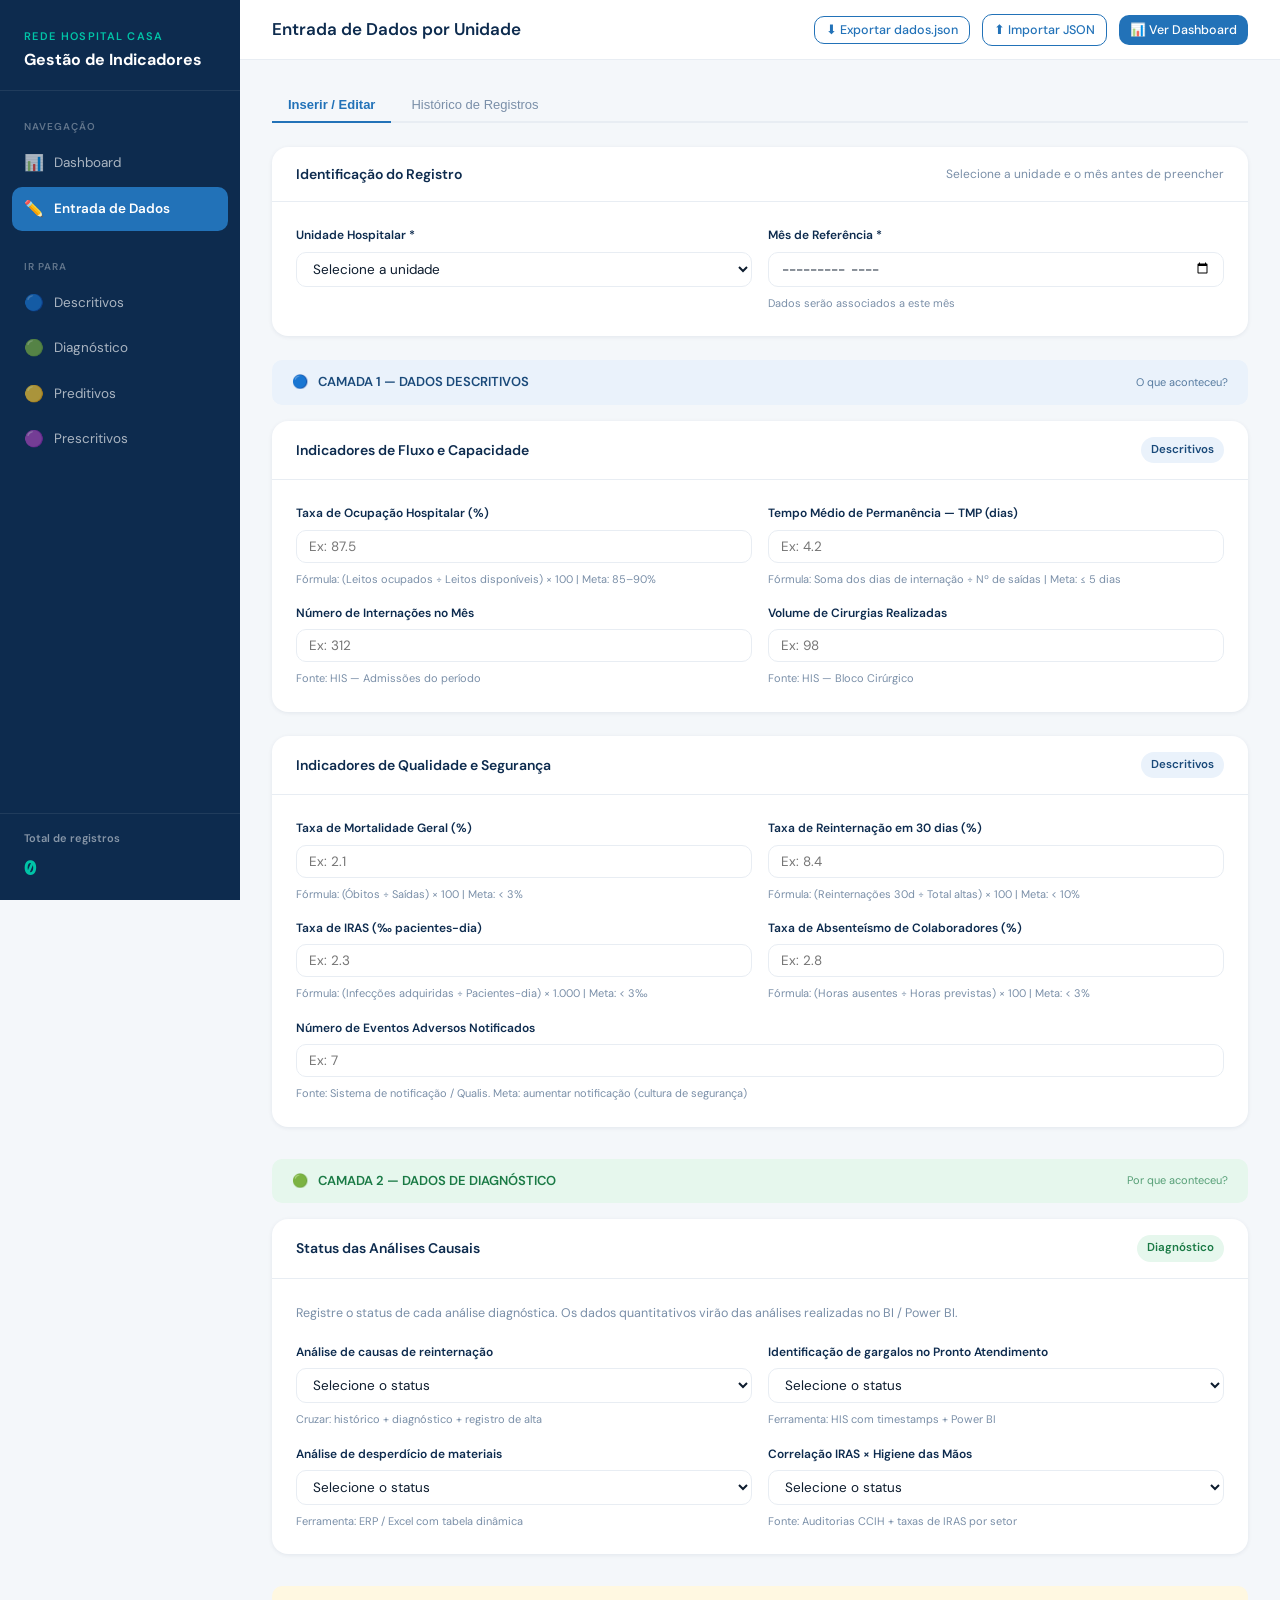
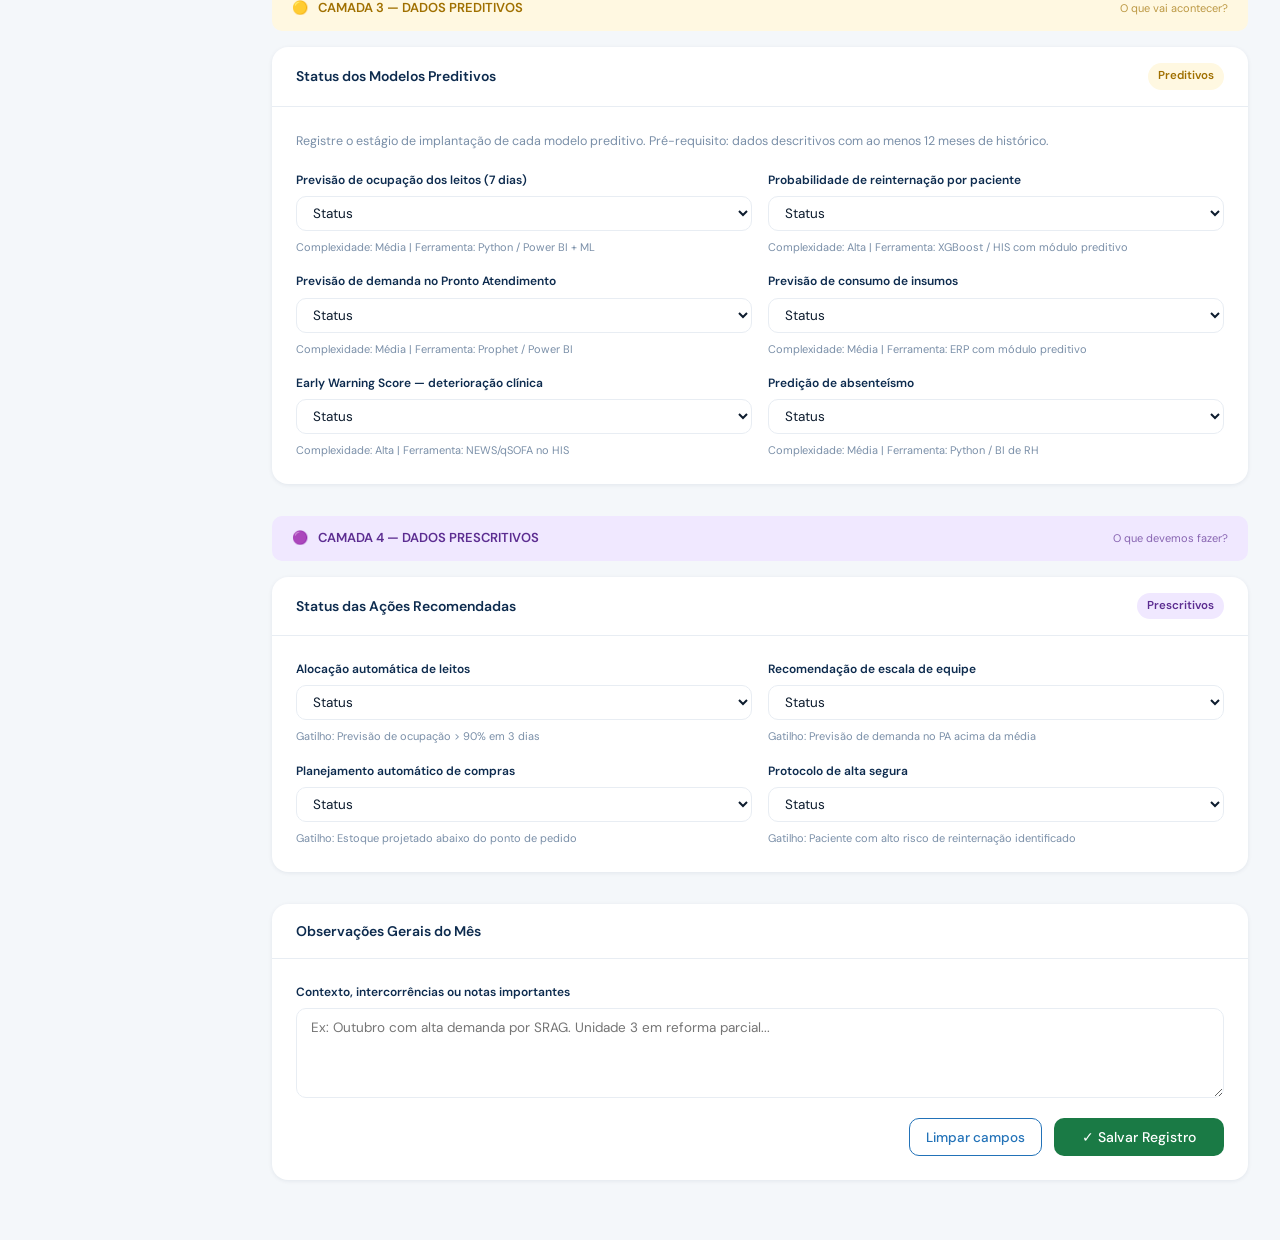
<file: entrada.html>
<!DOCTYPE html>
<html lang="pt-BR">
<head>
  <meta charset="UTF-8">
  <meta name="viewport" content="width=device-width, initial-scale=1.0">
  <title>Entrada de Dados — Rede Hospital Casa</title>
  <link rel="stylesheet" href="css/style.css">
</head>
<body>

<!-- SIDEBAR -->
<aside class="sidebar">
  <div class="sidebar-logo">
    <div class="marca">Rede Hospital Casa</div>
    <h1>Gestão de Indicadores</h1>
  </div>
  <nav class="sidebar-nav">
    <div class="nav-section">Navegação</div>
    <a href="index.html" class="nav-link">
      <span class="icon">📊</span> Dashboard
    </a>
    <a href="entrada.html" class="nav-link active">
      <span class="icon">✏️</span> Entrada de Dados
    </a>
    <div class="nav-section" style="margin-top:16px">Ir para</div>
    <a href="#sec-descritivos" class="nav-link"><span class="icon">🔵</span> Descritivos</a>
    <a href="#sec-diagnostico" class="nav-link"><span class="icon">🟢</span> Diagnóstico</a>
    <a href="#sec-preditivos"  class="nav-link"><span class="icon">🟡</span> Preditivos</a>
    <a href="#sec-prescritivos" class="nav-link"><span class="icon">🟣</span> Prescritivos</a>
  </nav>
  <div class="sidebar-footer">
    <div style="margin-bottom:4px;font-weight:600;color:rgba(255,255,255,.5)">Total de registros</div>
    <div style="font-size:20px;font-weight:700;color:var(--accent);font-family:'DM Mono'" id="contador-registros">0</div>
  </div>
</aside>

<!-- MAIN -->
<div class="main">
  <header class="topbar">
    <div class="topbar-title">Entrada de Dados por Unidade</div>
    <div class="topbar-right">
      <button class="btn btn-outline btn-sm" onclick="exportarJSON()">⬇ Exportar dados.json</button>
      <label class="btn btn-outline btn-sm" style="cursor:pointer">
        ⬆ Importar JSON
        <input type="file" accept=".json" style="display:none" onchange="importarJSON(this.files[0])">
      </label>
      <a href="index.html" class="btn btn-primary btn-sm">📊 Ver Dashboard</a>
    </div>
  </header>

  <div class="content">

    <!-- TABS -->
    <div class="tabs">
      <button class="tab active" data-tab="formulario" onclick="switchTab('formulario')">Inserir / Editar</button>
      <button class="tab" data-tab="historico" onclick="switchTab('historico')">Histórico de Registros</button>
    </div>

    <!-- TAB FORMULÁRIO -->
    <div id="tab-formulario" class="tab-content">

      <!-- CABEÇALHO DO REGISTRO -->
      <div class="panel" id="form-topo" style="margin-bottom:24px">
        <div class="panel-header">
          <span class="panel-title">Identificação do Registro</span>
          <span style="font-size:12px;color:var(--cinza-4)">Selecione a unidade e o mês antes de preencher</span>
        </div>
        <div class="panel-body">
          <div class="form-grid">
            <div class="form-group">
              <label for="input-unidade">Unidade Hospitalar *</label>
              <select id="input-unidade">
                <option value="">Selecione a unidade</option>
              </select>
            </div>
            <div class="form-group">
              <label for="input-mes">Mês de Referência *</label>
              <input type="month" id="input-mes">
              <span class="helper">Dados serão associados a este mês</span>
            </div>
          </div>
        </div>
      </div>

      <!-- ═══ CAMADA 1: DESCRITIVOS ═══ -->
      <div id="sec-descritivos" class="section-camada">
        <div class="section-camada-header sh-desc">
          <span>🔵</span>
          <span>CAMADA 1 — DADOS DESCRITIVOS</span>
          <span style="font-size:11px;font-weight:400;opacity:.7;margin-left:auto">O que aconteceu?</span>
        </div>

        <div class="panel">
          <div class="panel-header">
            <span class="panel-title">Indicadores de Fluxo e Capacidade</span>
            <span class="badge-camada badge-desc">Descritivos</span>
          </div>
          <div class="panel-body">
            <div class="form-grid">
              <div class="form-group">
                <label for="f-taxa_ocupacao">Taxa de Ocupação Hospitalar (%)</label>
                <input type="number" id="f-taxa_ocupacao" placeholder="Ex: 87.5" min="0" max="100" step="0.1">
                <span class="helper">Fórmula: (Leitos ocupados ÷ Leitos disponíveis) × 100 | Meta: 85–90%</span>
              </div>
              <div class="form-group">
                <label for="f-tmp">Tempo Médio de Permanência — TMP (dias)</label>
                <input type="number" id="f-tmp" placeholder="Ex: 4.2" min="0" step="0.1">
                <span class="helper">Fórmula: Soma dos dias de internação ÷ Nº de saídas | Meta: ≤ 5 dias</span>
              </div>
              <div class="form-group">
                <label for="f-internacoes">Número de Internações no Mês</label>
                <input type="number" id="f-internacoes" placeholder="Ex: 312" min="0">
                <span class="helper">Fonte: HIS — Admissões do período</span>
              </div>
              <div class="form-group">
                <label for="f-volume_cirurgias">Volume de Cirurgias Realizadas</label>
                <input type="number" id="f-volume_cirurgias" placeholder="Ex: 98" min="0">
                <span class="helper">Fonte: HIS — Bloco Cirúrgico</span>
              </div>
            </div>
          </div>
        </div>

        <div class="panel" style="margin-top:16px">
          <div class="panel-header">
            <span class="panel-title">Indicadores de Qualidade e Segurança</span>
            <span class="badge-camada badge-desc">Descritivos</span>
          </div>
          <div class="panel-body">
            <div class="form-grid">
              <div class="form-group">
                <label for="f-taxa_mortalidade">Taxa de Mortalidade Geral (%)</label>
                <input type="number" id="f-taxa_mortalidade" placeholder="Ex: 2.1" min="0" step="0.01">
                <span class="helper">Fórmula: (Óbitos ÷ Saídas) × 100 | Meta: &lt; 3%</span>
              </div>
              <div class="form-group">
                <label for="f-taxa_reinternacao">Taxa de Reinternação em 30 dias (%)</label>
                <input type="number" id="f-taxa_reinternacao" placeholder="Ex: 8.4" min="0" step="0.1">
                <span class="helper">Fórmula: (Reinternações 30d ÷ Total altas) × 100 | Meta: &lt; 10%</span>
              </div>
              <div class="form-group">
                <label for="f-taxa_iras">Taxa de IRAS (‰ pacientes-dia)</label>
                <input type="number" id="f-taxa_iras" placeholder="Ex: 2.3" min="0" step="0.01">
                <span class="helper">Fórmula: (Infecções adquiridas ÷ Pacientes-dia) × 1.000 | Meta: &lt; 3‰</span>
              </div>
              <div class="form-group">
                <label for="f-absenteismo">Taxa de Absenteísmo de Colaboradores (%)</label>
                <input type="number" id="f-absenteismo" placeholder="Ex: 2.8" min="0" step="0.1">
                <span class="helper">Fórmula: (Horas ausentes ÷ Horas previstas) × 100 | Meta: &lt; 3%</span>
              </div>
              <div class="form-group full">
                <label for="f-eventos_adversos">Número de Eventos Adversos Notificados</label>
                <input type="number" id="f-eventos_adversos" placeholder="Ex: 7" min="0">
                <span class="helper">Fonte: Sistema de notificação / Qualis. Meta: aumentar notificação (cultura de segurança)</span>
              </div>
            </div>
          </div>
        </div>
      </div>

      <!-- ═══ CAMADA 2: DIAGNÓSTICO ═══ -->
      <div id="sec-diagnostico" class="section-camada">
        <div class="section-camada-header sh-diag">
          <span>🟢</span>
          <span>CAMADA 2 — DADOS DE DIAGNÓSTICO</span>
          <span style="font-size:11px;font-weight:400;opacity:.7;margin-left:auto">Por que aconteceu?</span>
        </div>

        <div class="panel">
          <div class="panel-header">
            <span class="panel-title">Status das Análises Causais</span>
            <span class="badge-camada badge-diag">Diagnóstico</span>
          </div>
          <div class="panel-body">
            <p style="font-size:12.5px;color:var(--cinza-4);margin-bottom:20px">
              Registre o status de cada análise diagnóstica. Os dados quantitativos virão das análises realizadas no BI / Power BI.
            </p>
            <div class="form-grid">
              <div class="form-group">
                <label for="f-causa_reinternacao_status">Análise de causas de reinternação</label>
                <select id="f-causa_reinternacao_status">
                  <option value="">Selecione o status</option>
                  <option>Não iniciado</option>
                  <option>Em desenvolvimento</option>
                  <option>Análise concluída — falha no preparo da alta</option>
                  <option>Análise concluída — condição clínica mal controlada</option>
                  <option>Análise concluída — outros fatores</option>
                  <option>Implantado — monitoramento contínuo</option>
                </select>
                <span class="helper">Cruzar: histórico + diagnóstico + registro de alta</span>
              </div>
              <div class="form-group">
                <label for="f-gargalo_pa_status">Identificação de gargalos no Pronto Atendimento</label>
                <select id="f-gargalo_pa_status">
                  <option value="">Selecione o status</option>
                  <option>Não iniciado</option>
                  <option>Em desenvolvimento</option>
                  <option>Gargalo identificado — espera por leito</option>
                  <option>Gargalo identificado — espera por exame</option>
                  <option>Gargalo identificado — atendimento médico</option>
                  <option>Implantado — monitoramento contínuo</option>
                </select>
                <span class="helper">Ferramenta: HIS com timestamps + Power BI</span>
              </div>
              <div class="form-group">
                <label for="f-desperdicio_status">Análise de desperdício de materiais</label>
                <select id="f-desperdicio_status">
                  <option value="">Selecione o status</option>
                  <option>Não iniciado</option>
                  <option>Em desenvolvimento</option>
                  <option>Setores críticos identificados</option>
                  <option>Plano de ação em execução</option>
                  <option>Implantado — monitoramento contínuo</option>
                </select>
                <span class="helper">Ferramenta: ERP / Excel com tabela dinâmica</span>
              </div>
              <div class="form-group">
                <label for="f-iras_higiene_status">Correlação IRAS × Higiene das Mãos</label>
                <select id="f-iras_higiene_status">
                  <option value="">Selecione o status</option>
                  <option>Não iniciado</option>
                  <option>Auditoria de higiene em andamento</option>
                  <option>Correlação identificada — sem impacto significativo</option>
                  <option>Correlação identificada — impacto confirmado</option>
                  <option>Implantado — monitoramento contínuo</option>
                </select>
                <span class="helper">Fonte: Auditorias CCIH + taxas de IRAS por setor</span>
              </div>
            </div>
          </div>
        </div>
      </div>

      <!-- ═══ CAMADA 3: PREDITIVOS ═══ -->
      <div id="sec-preditivos" class="section-camada">
        <div class="section-camada-header sh-pred">
          <span>🟡</span>
          <span>CAMADA 3 — DADOS PREDITIVOS</span>
          <span style="font-size:11px;font-weight:400;opacity:.7;margin-left:auto">O que vai acontecer?</span>
        </div>

        <div class="panel">
          <div class="panel-header">
            <span class="panel-title">Status dos Modelos Preditivos</span>
            <span class="badge-camada badge-pred">Preditivos</span>
          </div>
          <div class="panel-body">
            <p style="font-size:12.5px;color:var(--cinza-4);margin-bottom:20px">
              Registre o estágio de implantação de cada modelo preditivo. Pré-requisito: dados descritivos com ao menos 12 meses de histórico.
            </p>
            <div class="form-grid">
              <div class="form-group">
                <label for="f-pred_ocupacao_status">Previsão de ocupação dos leitos (7 dias)</label>
                <select id="f-pred_ocupacao_status">
                  <option value="">Status</option>
                  <option>Não iniciado</option>
                  <option>Pré-requisitos de dados em coleta</option>
                  <option>Modelo em desenvolvimento</option>
                  <option>Modelo em validação</option>
                  <option>Implantado — em uso operacional</option>
                </select>
                <span class="helper">Complexidade: Média | Ferramenta: Python / Power BI + ML</span>
              </div>
              <div class="form-group">
                <label for="f-pred_reinternacao_status">Probabilidade de reinternação por paciente</label>
                <select id="f-pred_reinternacao_status">
                  <option value="">Status</option>
                  <option>Não iniciado</option>
                  <option>Pré-requisitos de dados em coleta</option>
                  <option>Modelo em desenvolvimento</option>
                  <option>Modelo em validação</option>
                  <option>Implantado — em uso operacional</option>
                </select>
                <span class="helper">Complexidade: Alta | Ferramenta: XGBoost / HIS com módulo preditivo</span>
              </div>
              <div class="form-group">
                <label for="f-pred_demanda_pa_status">Previsão de demanda no Pronto Atendimento</label>
                <select id="f-pred_demanda_pa_status">
                  <option value="">Status</option>
                  <option>Não iniciado</option>
                  <option>Pré-requisitos de dados em coleta</option>
                  <option>Modelo em desenvolvimento</option>
                  <option>Modelo em validação</option>
                  <option>Implantado — em uso operacional</option>
                </select>
                <span class="helper">Complexidade: Média | Ferramenta: Prophet / Power BI</span>
              </div>
              <div class="form-group">
                <label for="f-pred_insumos_status">Previsão de consumo de insumos</label>
                <select id="f-pred_insumos_status">
                  <option value="">Status</option>
                  <option>Não iniciado</option>
                  <option>Pré-requisitos de dados em coleta</option>
                  <option>Modelo em desenvolvimento</option>
                  <option>Modelo em validação</option>
                  <option>Implantado — em uso operacional</option>
                </select>
                <span class="helper">Complexidade: Média | Ferramenta: ERP com módulo preditivo</span>
              </div>
              <div class="form-group">
                <label for="f-pred_ews_status">Early Warning Score — deterioração clínica</label>
                <select id="f-pred_ews_status">
                  <option value="">Status</option>
                  <option>Não iniciado</option>
                  <option>Pré-requisitos de dados em coleta</option>
                  <option>Modelo em desenvolvimento</option>
                  <option>Modelo em validação</option>
                  <option>Implantado — em uso operacional</option>
                </select>
                <span class="helper">Complexidade: Alta | Ferramenta: NEWS/qSOFA no HIS</span>
              </div>
              <div class="form-group">
                <label for="f-pred_absenteismo_status">Predição de absenteísmo</label>
                <select id="f-pred_absenteismo_status">
                  <option value="">Status</option>
                  <option>Não iniciado</option>
                  <option>Pré-requisitos de dados em coleta</option>
                  <option>Modelo em desenvolvimento</option>
                  <option>Modelo em validação</option>
                  <option>Implantado — em uso operacional</option>
                </select>
                <span class="helper">Complexidade: Média | Ferramenta: Python / BI de RH</span>
              </div>
            </div>
          </div>
        </div>
      </div>

      <!-- ═══ CAMADA 4: PRESCRITIVOS ═══ -->
      <div id="sec-prescritivos" class="section-camada">
        <div class="section-camada-header sh-presc">
          <span>🟣</span>
          <span>CAMADA 4 — DADOS PRESCRITIVOS</span>
          <span style="font-size:11px;font-weight:400;opacity:.7;margin-left:auto">O que devemos fazer?</span>
        </div>

        <div class="panel">
          <div class="panel-header">
            <span class="panel-title">Status das Ações Recomendadas</span>
            <span class="badge-camada badge-presc">Prescritivos</span>
          </div>
          <div class="panel-body">
            <div class="form-grid">
              <div class="form-group">
                <label for="f-presc_leitos_status">Alocação automática de leitos</label>
                <select id="f-presc_leitos_status">
                  <option value="">Status</option>
                  <option>Não iniciado</option>
                  <option>Processo manual em revisão</option>
                  <option>Protocolo definido — aguarda modelo preditivo</option>
                  <option>Em implantação</option>
                  <option>Implantado — operacional</option>
                </select>
                <span class="helper">Gatilho: Previsão de ocupação &gt; 90% em 3 dias</span>
              </div>
              <div class="form-group">
                <label for="f-presc_escala_status">Recomendação de escala de equipe</label>
                <select id="f-presc_escala_status">
                  <option value="">Status</option>
                  <option>Não iniciado</option>
                  <option>Processo manual em revisão</option>
                  <option>Protocolo definido — aguarda modelo preditivo</option>
                  <option>Em implantação</option>
                  <option>Implantado — operacional</option>
                </select>
                <span class="helper">Gatilho: Previsão de demanda no PA acima da média</span>
              </div>
              <div class="form-group">
                <label for="f-presc_compras_status">Planejamento automático de compras</label>
                <select id="f-presc_compras_status">
                  <option value="">Status</option>
                  <option>Não iniciado</option>
                  <option>Processo manual em revisão</option>
                  <option>Protocolo definido — aguarda modelo preditivo</option>
                  <option>Em implantação</option>
                  <option>Implantado — operacional</option>
                </select>
                <span class="helper">Gatilho: Estoque projetado abaixo do ponto de pedido</span>
              </div>
              <div class="form-group">
                <label for="f-presc_alta_status">Protocolo de alta segura</label>
                <select id="f-presc_alta_status">
                  <option value="">Status</option>
                  <option>Não iniciado</option>
                  <option>Checklist em elaboração</option>
                  <option>Protocolo definido</option>
                  <option>Em implantação</option>
                  <option>Implantado — operacional</option>
                </select>
                <span class="helper">Gatilho: Paciente com alto risco de reinternação identificado</span>
              </div>
            </div>
          </div>
        </div>
      </div>

      <!-- OBSERVAÇÕES + BOTÃO -->
      <div class="panel" style="margin-bottom:32px">
        <div class="panel-header">
          <span class="panel-title">Observações Gerais do Mês</span>
        </div>
        <div class="panel-body">
          <div class="form-group full">
            <label for="f-obs_geral">Contexto, intercorrências ou notas importantes</label>
            <textarea id="f-obs_geral" rows="4"
              style="border:1.5px solid var(--cinza-2);border-radius:var(--radius);padding:10px 14px;font-family:inherit;font-size:13.5px;resize:vertical;width:100%;outline:none;transition:.2s"
              onfocus="this.style.borderColor='var(--azul-vivo)'"
              onblur="this.style.borderColor='var(--cinza-2)'"
              placeholder="Ex: Outubro com alta demanda por SRAG. Unidade 3 em reforma parcial..."></textarea>
          </div>
          <div style="display:flex;gap:12px;margin-top:20px;justify-content:flex-end">
            <button class="btn btn-outline" onclick="limparFormulario()">Limpar campos</button>
            <button class="btn btn-success" onclick="salvarRegistro()" style="padding:10px 28px;font-size:14px">
              ✓ Salvar Registro
            </button>
          </div>
        </div>
      </div>

    </div><!-- /tab-formulario -->

    <!-- TAB HISTÓRICO -->
    <div id="tab-historico" class="tab-content" style="display:none">
      <div class="panel">
        <div class="panel-header">
          <span class="panel-title">Histórico de Registros</span>
          <span style="font-size:12px;color:var(--cinza-4)">Últimos 10 registros</span>
        </div>
        <div class="panel-body" style="padding:0">
          <div class="table-wrap">
            <table>
              <thead>
                <tr>
                  <th>Mês</th>
                  <th>Unidade</th>
                  <th>Ocupação</th>
                  <th>TMP</th>
                  <th>Mortalidade</th>
                  <th>Ações</th>
                </tr>
              </thead>
              <tbody id="hist-body">
                <tr><td colspan="6" style="text-align:center;padding:32px;color:var(--cinza-4)">Nenhum registro ainda.</td></tr>
              </tbody>
            </table>
          </div>
        </div>
      </div>

      <div class="panel" style="margin-top:20px">
        <div class="panel-header">
          <span class="panel-title">Como funciona o armazenamento</span>
        </div>
        <div class="panel-body">
          <p style="font-size:13.5px;color:var(--cinza-4);line-height:1.8">
            Os dados são salvos no <strong style="color:var(--azul-esc)">localStorage do navegador</strong> durante o trabalho.<br>
            Para persistir definitivamente na pasta do projeto, clique em <strong style="color:var(--azul-esc)">Exportar dados.json</strong>
            e substitua o arquivo em <code style="background:var(--cinza-1);padding:2px 6px;border-radius:4px">data/dados.json</code>.<br><br>
            Para migrar dados entre máquinas: exporte o JSON em uma máquina e importe na outra usando o botão <strong style="color:var(--azul-esc)">Importar JSON</strong>.
          </p>
        </div>
      </div>
    </div>

  </div><!-- /content -->
</div><!-- /main -->

<div class="toast" id="toast"></div>

<script>
function limparFormulario() {
  const campos = ['taxa_ocupacao','tmp','internacoes','volume_cirurgias',
    'taxa_mortalidade','taxa_reinternacao','taxa_iras','absenteismo','eventos_adversos',
    'causa_reinternacao_status','gargalo_pa_status','desperdicio_status','iras_higiene_status',
    'pred_ocupacao_status','pred_reinternacao_status','pred_demanda_pa_status',
    'pred_insumos_status','pred_ews_status','pred_absenteismo_status',
    'presc_leitos_status','presc_escala_status','presc_compras_status','presc_alta_status',
    'obs_geral'];
  campos.forEach(c => {
    const el = document.getElementById('f-' + c);
    if (el) el.value = '';
  });
}
</script>
<script src="js/entrada.js"></script>
</body>
</html>
</file>
<file: css/style.css>
@import url('https://fonts.googleapis.com/css2?family=DM+Sans:ital,opsz,wght@0,9..40,300;0,9..40,400;0,9..40,500;0,9..40,600;0,9..40,700;1,9..40,300&family=DM+Mono:wght@400;500&display=swap');

:root {
  --azul-esc:    #0D2B4E;
  --azul-med:    #1A4A7A;
  --azul-vivo:   #2272B8;
  --azul-clr:    #EAF2FB;
  --verde:       #1A7A45;
  --verde-clr:   #E6F7ED;
  --amarelo:     #A07000;
  --amarelo-clr: #FFF8E1;
  --roxo:        #5C2D91;
  --roxo-clr:    #F0E8FF;
  --accent:      #00C4A7;
  --danger:      #D94040;
  --cinza-1:     #F4F7FA;
  --cinza-2:     #E8EDF3;
  --cinza-3:     #B8C5D6;
  --cinza-4:     #7A8FA8;
  --texto:       #0D1C2E;
  --branco:      #FFFFFF;
  --sombra-sm:   0 1px 4px rgba(13,43,78,.08);
  --sombra-md:   0 4px 16px rgba(13,43,78,.12);
  --sombra-lg:   0 8px 32px rgba(13,43,78,.16);
  --radius:      10px;
  --radius-lg:   16px;
  --transition:  .2s ease;
}

*, *::before, *::after { box-sizing: border-box; margin: 0; padding: 0; }

body {
  font-family: 'DM Sans', sans-serif;
  background: var(--cinza-1);
  color: var(--texto);
  font-size: 14px;
  line-height: 1.6;
  min-height: 100vh;
}

/* ── SIDEBAR ── */
.sidebar {
  position: fixed;
  top: 0; left: 0;
  width: 240px;
  height: 100vh;
  background: var(--azul-esc);
  display: flex;
  flex-direction: column;
  z-index: 100;
  overflow-y: auto;
}

.sidebar-logo {
  padding: 28px 24px 20px;
  border-bottom: 1px solid rgba(255,255,255,.08);
}
.sidebar-logo .marca {
  font-size: 11px;
  font-weight: 600;
  letter-spacing: .12em;
  color: var(--accent);
  text-transform: uppercase;
  margin-bottom: 4px;
}
.sidebar-logo h1 {
  font-size: 16px;
  font-weight: 700;
  color: var(--branco);
  line-height: 1.3;
}

.sidebar-nav { padding: 16px 12px; flex: 1; }

.nav-section {
  font-size: 10px;
  font-weight: 600;
  letter-spacing: .1em;
  text-transform: uppercase;
  color: rgba(255,255,255,.35);
  padding: 12px 12px 6px;
}

.nav-link {
  display: flex;
  align-items: center;
  gap: 10px;
  padding: 9px 12px;
  border-radius: var(--radius);
  color: rgba(255,255,255,.65);
  text-decoration: none;
  font-size: 13.5px;
  font-weight: 400;
  transition: var(--transition);
  margin-bottom: 2px;
}
.nav-link .icon { font-size: 16px; width: 20px; text-align: center; }
.nav-link:hover { background: rgba(255,255,255,.08); color: var(--branco); }
.nav-link.active { background: var(--azul-vivo); color: var(--branco); font-weight: 600; }

.sidebar-camada {
  display: flex; align-items: center; gap: 10px;
  padding: 8px 12px; border-radius: var(--radius);
  color: rgba(255,255,255,.5);
  font-size: 12.5px; margin-bottom: 2px;
  cursor: default;
}
.camada-dot {
  width: 8px; height: 8px; border-radius: 50%; flex-shrink: 0;
}
.dot-desc    { background: var(--azul-vivo); }
.dot-diag    { background: var(--verde); }
.dot-pred    { background: var(--amarelo); }
.dot-presc   { background: var(--roxo); }

.sidebar-footer {
  padding: 16px 24px;
  border-top: 1px solid rgba(255,255,255,.08);
  font-size: 11px;
  color: rgba(255,255,255,.3);
}

/* ── MAIN LAYOUT ── */
.main {
  margin-left: 240px;
  min-height: 100vh;
  display: flex;
  flex-direction: column;
}

.topbar {
  background: var(--branco);
  border-bottom: 1px solid var(--cinza-2);
  padding: 0 32px;
  height: 60px;
  display: flex;
  align-items: center;
  justify-content: space-between;
  position: sticky; top: 0; z-index: 50;
}
.topbar-title { font-size: 17px; font-weight: 600; color: var(--azul-esc); }
.topbar-right { display: flex; align-items: center; gap: 12px; }

.badge-camada {
  display: inline-flex; align-items: center; gap: 6px;
  padding: 4px 10px; border-radius: 20px;
  font-size: 11.5px; font-weight: 600;
}
.badge-desc  { background: var(--azul-clr);    color: var(--azul-med); }
.badge-diag  { background: var(--verde-clr);   color: var(--verde); }
.badge-pred  { background: var(--amarelo-clr); color: var(--amarelo); }
.badge-presc { background: var(--roxo-clr);    color: var(--roxo); }

.btn {
  display: inline-flex; align-items: center; gap: 6px;
  padding: 8px 16px; border-radius: var(--radius);
  font-family: inherit; font-size: 13.5px; font-weight: 500;
  cursor: pointer; border: none; transition: var(--transition);
  text-decoration: none;
}
.btn-primary { background: var(--azul-vivo); color: var(--branco); }
.btn-primary:hover { background: var(--azul-med); }
.btn-outline { background: transparent; color: var(--azul-vivo); border: 1.5px solid var(--azul-vivo); }
.btn-outline:hover { background: var(--azul-clr); }
.btn-success { background: var(--verde); color: var(--branco); }
.btn-success:hover { filter: brightness(1.1); }
.btn-sm { padding: 5px 11px; font-size: 12.5px; }

/* ── CONTENT ── */
.content { padding: 28px 32px; flex: 1; }

/* ── CARDS ── */
.cards-grid {
  display: grid;
  grid-template-columns: repeat(auto-fill, minmax(200px, 1fr));
  gap: 16px;
  margin-bottom: 28px;
}

.kpi-card {
  background: var(--branco);
  border-radius: var(--radius-lg);
  padding: 20px;
  box-shadow: var(--sombra-sm);
  border-left: 4px solid transparent;
  transition: var(--transition);
  position: relative;
  overflow: hidden;
}
.kpi-card:hover { box-shadow: var(--sombra-md); transform: translateY(-1px); }
.kpi-card.desc  { border-color: var(--azul-vivo); }
.kpi-card.diag  { border-color: var(--verde); }
.kpi-card.pred  { border-color: var(--amarelo); }
.kpi-card.presc { border-color: var(--roxo); }

.kpi-label { font-size: 11px; font-weight: 600; color: var(--cinza-4); text-transform: uppercase; letter-spacing: .06em; margin-bottom: 8px; }
.kpi-value { font-size: 26px; font-weight: 700; color: var(--azul-esc); font-family: 'DM Mono', monospace; line-height: 1; margin-bottom: 4px; }
.kpi-sub   { font-size: 11.5px; color: var(--cinza-4); }
.kpi-meta  { font-size: 11px; margin-top: 8px; padding-top: 8px; border-top: 1px solid var(--cinza-2); }
.meta-ok   { color: var(--verde); font-weight: 600; }
.meta-alerta { color: var(--amarelo); font-weight: 600; }
.meta-critico { color: var(--danger); font-weight: 600; }

/* ── PANELS ── */
.panel {
  background: var(--branco);
  border-radius: var(--radius-lg);
  box-shadow: var(--sombra-sm);
  margin-bottom: 24px;
  overflow: hidden;
}
.panel-header {
  padding: 16px 24px;
  border-bottom: 1px solid var(--cinza-2);
  display: flex; align-items: center; justify-content: space-between;
}
.panel-title { font-size: 14px; font-weight: 600; color: var(--azul-esc); }
.panel-body  { padding: 24px; }

/* ── CHARTS GRID ── */
.charts-grid {
  display: grid;
  grid-template-columns: 1fr 1fr;
  gap: 20px;
  margin-bottom: 24px;
}
.chart-box {
  background: var(--branco);
  border-radius: var(--radius-lg);
  box-shadow: var(--sombra-sm);
  padding: 20px;
}
.chart-box h3 { font-size: 13px; font-weight: 600; color: var(--azul-esc); margin-bottom: 4px; }
.chart-box p  { font-size: 11.5px; color: var(--cinza-4); margin-bottom: 16px; }

/* ── TABELA ── */
.table-wrap { overflow-x: auto; }
table { width: 100%; border-collapse: collapse; font-size: 13px; }
thead tr { background: var(--cinza-1); }
th { padding: 10px 14px; text-align: left; font-size: 11px; font-weight: 600; color: var(--cinza-4); text-transform: uppercase; letter-spacing: .05em; border-bottom: 2px solid var(--cinza-2); white-space: nowrap; }
td { padding: 11px 14px; border-bottom: 1px solid var(--cinza-2); vertical-align: middle; }
tr:last-child td { border-bottom: none; }
tr:hover td { background: var(--cinza-1); }
.td-indicador { font-weight: 500; color: var(--azul-esc); }
.td-valor { font-family: 'DM Mono', monospace; font-weight: 500; }

/* ── STATUS BADGE ── */
.status {
  display: inline-flex; align-items: center; gap: 5px;
  padding: 3px 9px; border-radius: 20px;
  font-size: 11px; font-weight: 600; white-space: nowrap;
}
.status-ok      { background: var(--verde-clr);   color: var(--verde); }
.status-alerta  { background: var(--amarelo-clr); color: var(--amarelo); }
.status-critico { background: #FFEBEB;             color: var(--danger); }
.status-nd      { background: var(--cinza-2);      color: var(--cinza-4); }

/* ── FILTROS ── */
.filtros {
  display: flex; align-items: center; gap: 12px; flex-wrap: wrap;
  margin-bottom: 24px;
}
.filtro-group { display: flex; flex-direction: column; gap: 4px; }
.filtro-group label { font-size: 11px; font-weight: 600; color: var(--cinza-4); text-transform: uppercase; letter-spacing: .05em; }
select, input[type="text"], input[type="number"], input[type="month"] {
  border: 1.5px solid var(--cinza-2);
  border-radius: var(--radius);
  padding: 7px 12px;
  font-family: inherit; font-size: 13.5px;
  color: var(--texto);
  background: var(--branco);
  transition: var(--transition);
  outline: none;
}
select:focus, input:focus { border-color: var(--azul-vivo); box-shadow: 0 0 0 3px rgba(34,114,184,.1); }

/* ── FORMULÁRIO ── */
.form-grid {
  display: grid;
  grid-template-columns: 1fr 1fr;
  gap: 16px;
}
.form-group { display: flex; flex-direction: column; gap: 6px; }
.form-group.full { grid-column: 1 / -1; }
.form-group label { font-size: 12px; font-weight: 600; color: var(--azul-esc); }
.form-group .helper { font-size: 11px; color: var(--cinza-4); margin-top: 2px; }

.section-camada {
  margin-bottom: 32px;
}
.section-camada-header {
  display: flex; align-items: center; gap: 10px;
  padding: 12px 20px;
  border-radius: var(--radius);
  margin-bottom: 16px;
  font-size: 13px; font-weight: 600;
}
.sh-desc  { background: var(--azul-clr);    color: var(--azul-med); }
.sh-diag  { background: var(--verde-clr);   color: var(--verde); }
.sh-pred  { background: var(--amarelo-clr); color: var(--amarelo); }
.sh-presc { background: var(--roxo-clr);    color: var(--roxo); }

/* ── PROGRESS ── */
.progress-bar {
  height: 6px; background: var(--cinza-2); border-radius: 3px; overflow: hidden;
}
.progress-fill { height: 100%; border-radius: 3px; transition: width .5s ease; }
.pf-azul   { background: var(--azul-vivo); }
.pf-verde  { background: var(--verde); }
.pf-amarelo{ background: var(--amarelo); }
.pf-roxo   { background: var(--roxo); }

/* ── TOAST ── */
.toast {
  position: fixed; bottom: 28px; right: 28px;
  background: var(--azul-esc); color: var(--branco);
  padding: 12px 20px; border-radius: var(--radius);
  box-shadow: var(--sombra-lg);
  font-size: 13.5px; font-weight: 500;
  display: flex; align-items: center; gap: 8px;
  transform: translateY(80px); opacity: 0;
  transition: .3s cubic-bezier(.34,1.56,.64,1);
  z-index: 999;
}
.toast.show { transform: translateY(0); opacity: 1; }
.toast.success { border-left: 4px solid var(--accent); }
.toast.error   { border-left: 4px solid var(--danger); }

/* ── TABS ── */
.tabs { display: flex; gap: 4px; border-bottom: 2px solid var(--cinza-2); margin-bottom: 24px; }
.tab {
  padding: 9px 16px; font-size: 13px; font-weight: 500;
  color: var(--cinza-4); border: none; background: none;
  cursor: pointer; border-bottom: 2px solid transparent;
  margin-bottom: -2px; transition: var(--transition); border-radius: 6px 6px 0 0;
}
.tab:hover { color: var(--azul-vivo); background: var(--azul-clr); }
.tab.active { color: var(--azul-vivo); border-bottom-color: var(--azul-vivo); font-weight: 600; }

/* ── EMPTY STATE ── */
.empty-state {
  text-align: center; padding: 48px 24px; color: var(--cinza-4);
}
.empty-state .icon { font-size: 40px; margin-bottom: 12px; }
.empty-state p { font-size: 14px; }

/* ── RESPONSIVE ── */
@media (max-width: 900px) {
  .sidebar { width: 200px; }
  .main { margin-left: 200px; }
  .charts-grid { grid-template-columns: 1fr; }
  .form-grid { grid-template-columns: 1fr; }
}
</file>
